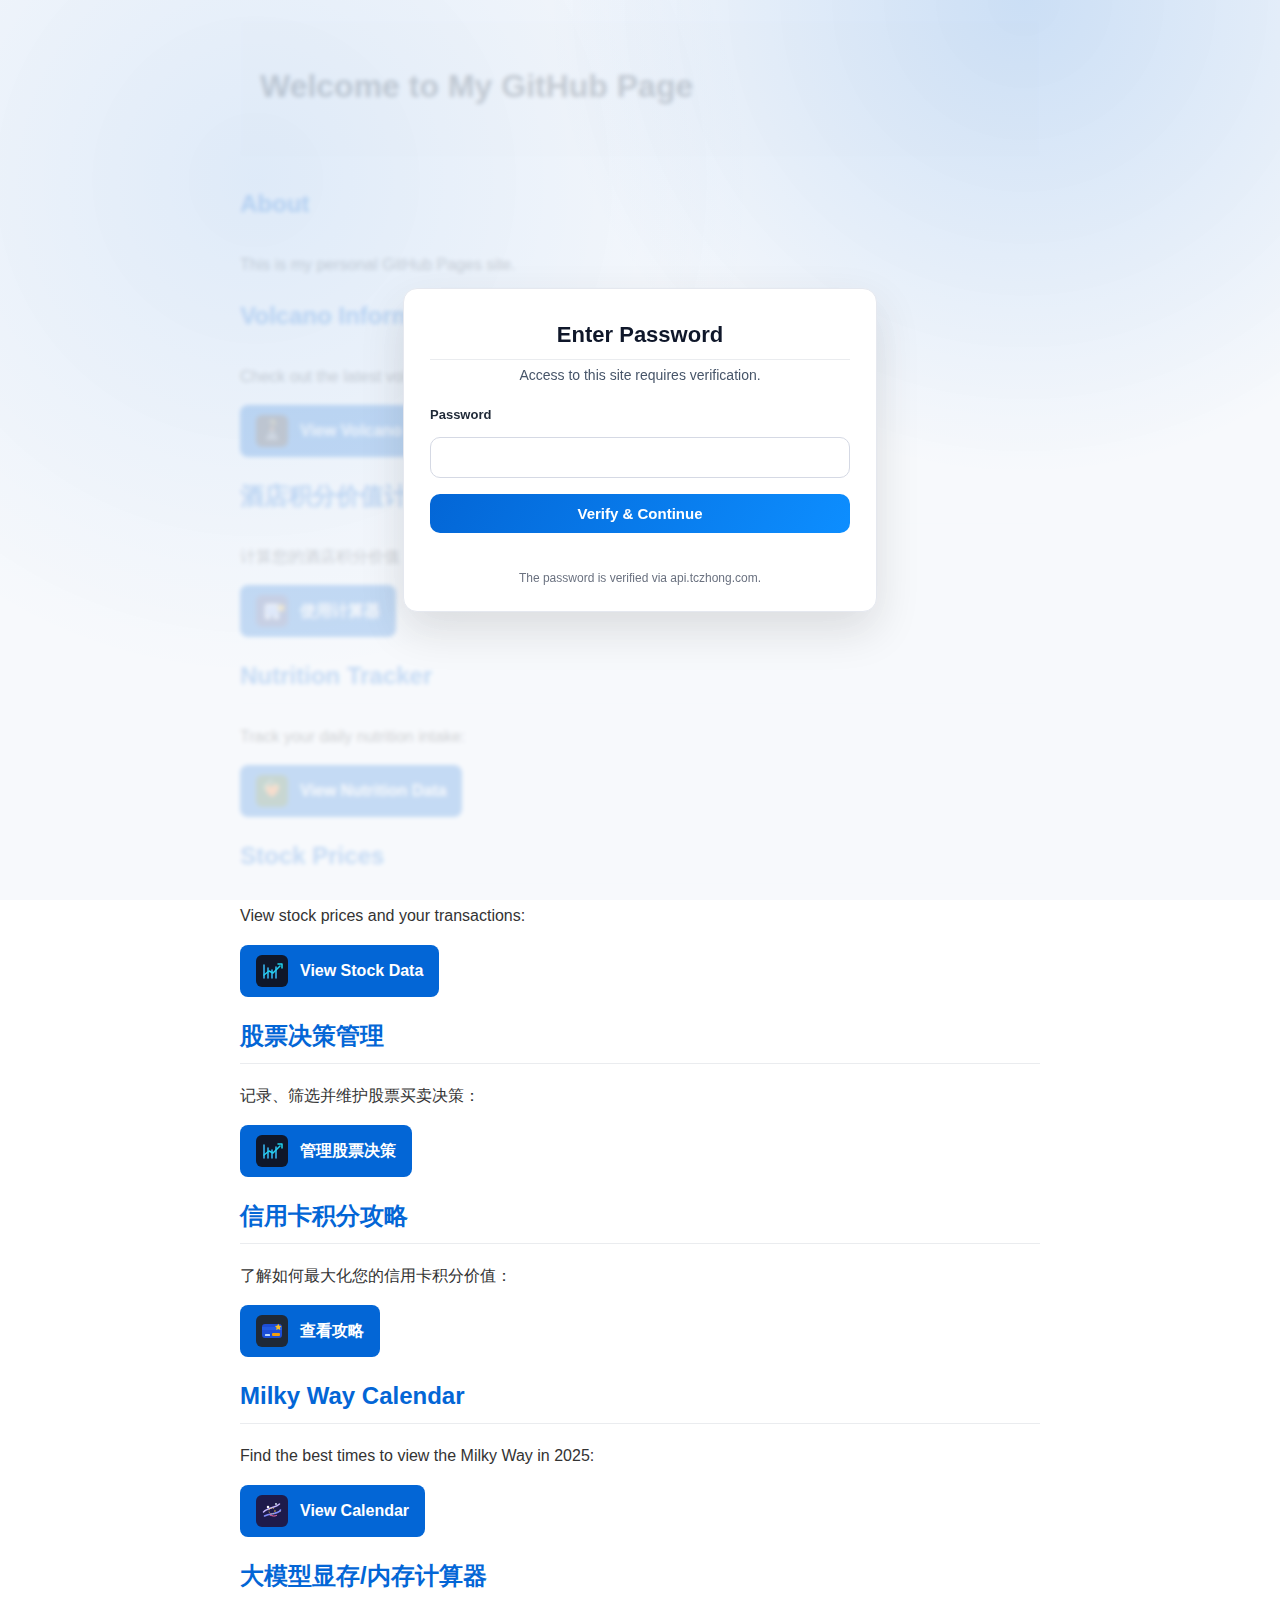
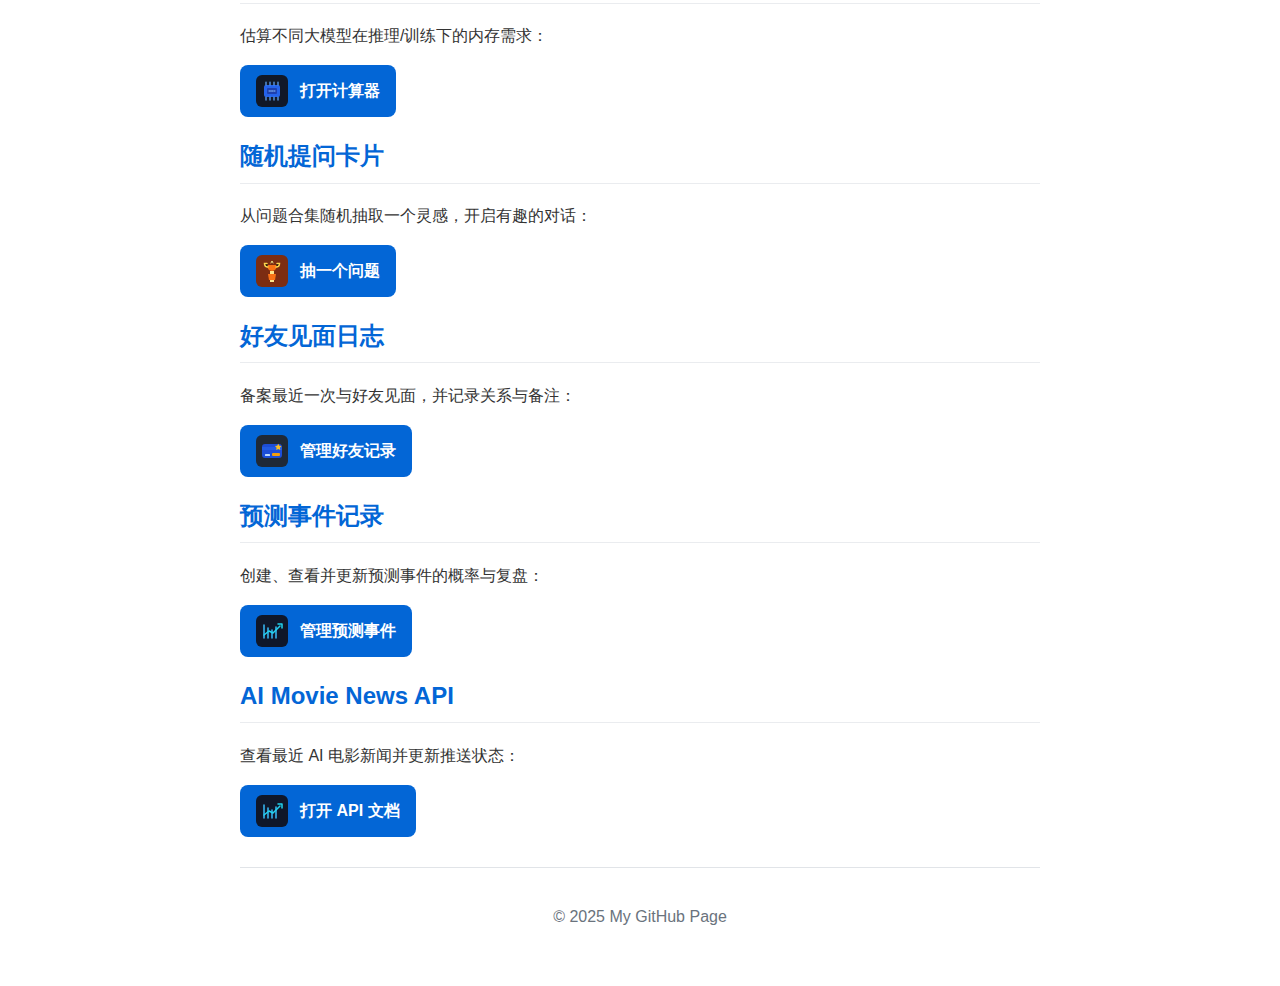
<file: index.html>
<!DOCTYPE html>
<html lang="en">
  <head>
    <meta charset="UTF-8" />
    <meta name="viewport" content="width=device-width, initial-scale=1.0" />
    <title>My GitHub Page</title>
    <link rel="icon" type="image/svg+xml" href="icons/home.svg" />
    <link rel="stylesheet" href="style.css" />
    <script src="auth.js" defer></script>
  </head>
  <body>
    <header>
      <h1>Welcome to My GitHub Page</h1>
    </header>
    <main>
      <section>
        <h2>About</h2>
        <p>This is my personal GitHub Pages site.</p>
      </section>
      <section>
        <h2>Volcano Information</h2>
        <p>Check out the latest volcano updates:</p>
        <a href="pages/volcano.html" class="button-link">
          <img src="icons/volcano.svg" alt="Volcano icon" class="link-icon" />
          <span>View Volcano Data</span>
        </a>
      </section>
      <section>
        <h2>酒店积分价值计算器</h2>
        <p>计算您的酒店积分价值：</p>
        <a href="pages/hotel-points.html" class="button-link">
          <img src="icons/hotel-points.svg" alt="Hotel points icon" class="link-icon" />
          <span>使用计算器</span>
        </a>
      </section>
      <section>
        <h2>Nutrition Tracker</h2>
        <p>Track your daily nutrition intake:</p>
        <a href="pages/nutrition.html" class="button-link">
          <img src="icons/nutrition.svg" alt="Nutrition icon" class="link-icon" />
          <span>View Nutrition Data</span>
        </a>
      </section>
      <section>
        <h2>Stock Prices</h2>
        <p>View stock prices and your transactions:</p>
        <a href="pages/stock.html" class="button-link">
          <img src="icons/stock.svg" alt="Stock data icon" class="link-icon" />
          <span>View Stock Data</span>
        </a>
      </section>
      <section>
        <h2>股票决策管理</h2>
        <p>记录、筛选并维护股票买卖决策：</p>
        <a href="pages/stock_decision.html" class="button-link">
          <img src="icons/stock.svg" alt="Stock decision icon" class="link-icon" />
          <span>管理股票决策</span>
        </a>
      </section>
      <section>
        <h2>信用卡积分攻略</h2>
        <p>了解如何最大化您的信用卡积分价值：</p>
        <a href="pages/credit.html" class="button-link">
          <img src="icons/credit.svg" alt="信用卡积分图标" class="link-icon" />
          <span>查看攻略</span>
        </a>
      </section>
      <section>
        <h2>Milky Way Calendar</h2>
        <p>Find the best times to view the Milky Way in 2025:</p>
        <a href="pages/milkway.html" class="button-link">
          <img src="icons/milkway.svg" alt="Milky Way icon" class="link-icon" />
          <span>View Calendar</span>
        </a>
      </section>
      <section>
        <h2>大模型显存/内存计算器</h2>
        <p>估算不同大模型在推理/训练下的内存需求：</p>
        <a href="pages/model_memory.html" class="button-link">
          <img src="icons/model_memory.svg" alt="模型内存图标" class="link-icon" />
          <span>打开计算器</span>
        </a>
      </section>
      <section>
        <h2>随机提问卡片</h2>
        <p>从问题合集随机抽取一个灵感，开启有趣的对话：</p>
        <a href="pages/random_question.html" class="button-link">
          <img src="icons/reward.svg" alt="聊天灵感图标" class="link-icon" />
          <span>抽一个问题</span>
        </a>
      </section>
      <section>
        <h2>好友见面日志</h2>
        <p>备案最近一次与好友见面，并记录关系与备注：</p>
        <a href="pages/friend_log.html" class="button-link">
          <img src="icons/credit.svg" alt="好友关系图标" class="link-icon" />
          <span>管理好友记录</span>
        </a>
      </section>
      <section>
        <h2>预测事件记录</h2>
        <p>创建、查看并更新预测事件的概率与复盘：</p>
        <a href="pages/prediction_event.html" class="button-link">
          <img src="icons/stock.svg" alt="预测事件图标" class="link-icon" />
          <span>管理预测事件</span>
        </a>
      </section>
      <section>
        <h2>AI Movie News API</h2>
        <p>查看最近 AI 电影新闻并更新推送状态：</p>
        <a href="pages/ai_movie_news.html" class="button-link">
          <img src="icons/stock.svg" alt="AI Movie News 图标" class="link-icon" />
          <span>打开 API 文档</span>
        </a>
      </section>
    </main>
    <footer>
      <p>&copy; 2025 My GitHub Page</p>
    </footer>
  </body>
</html>
</file>
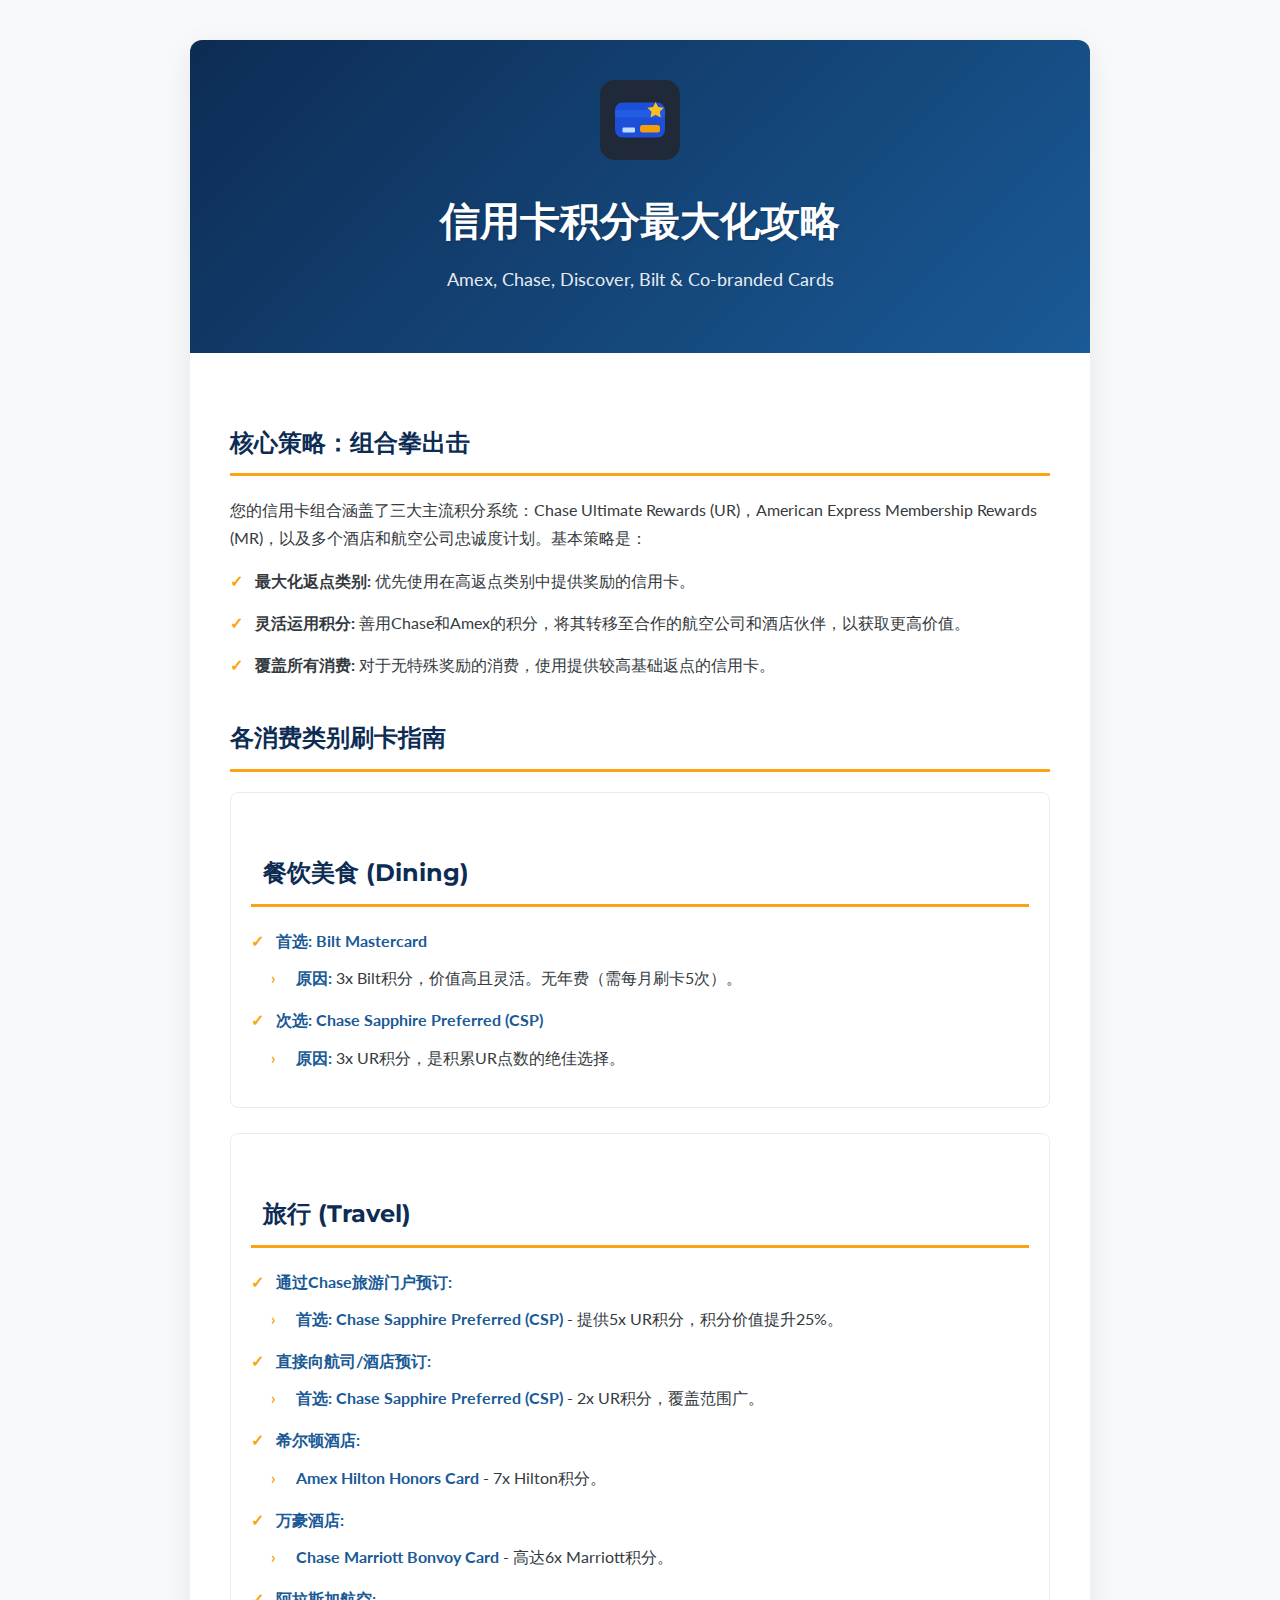
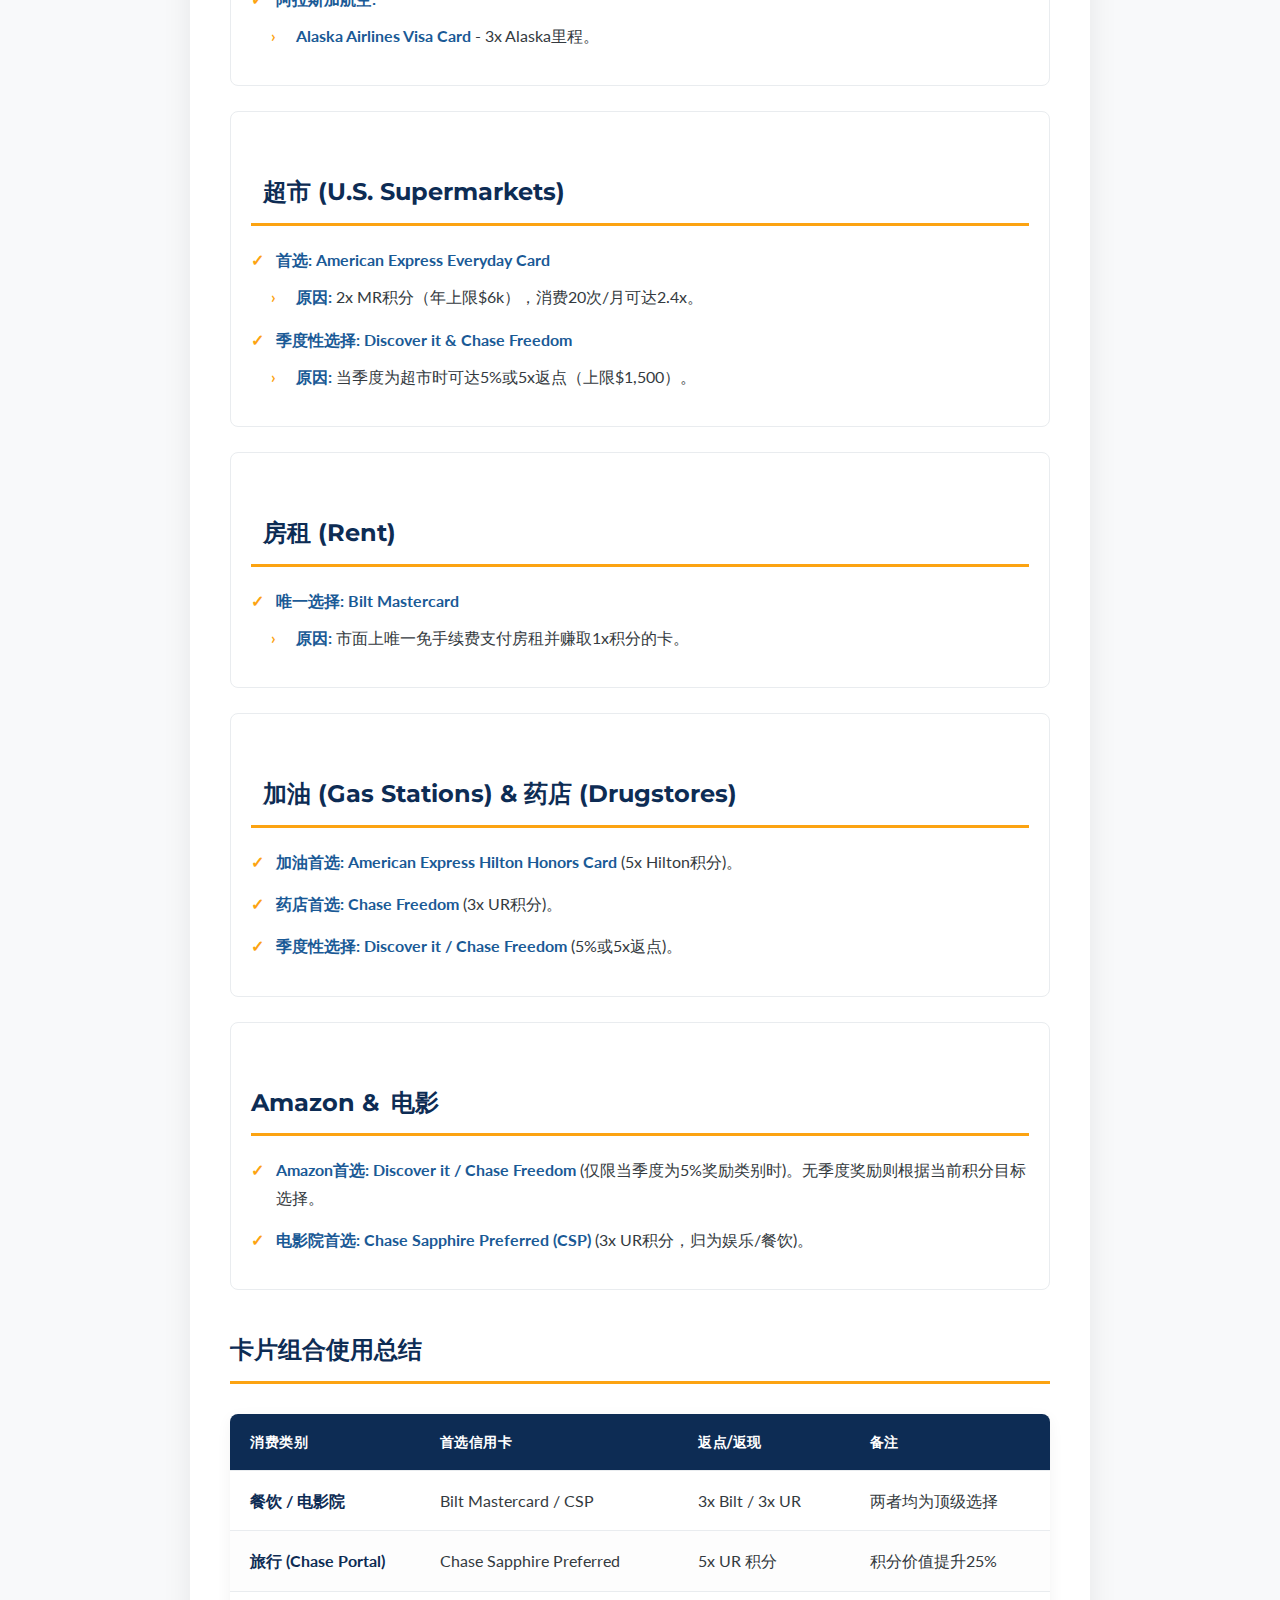
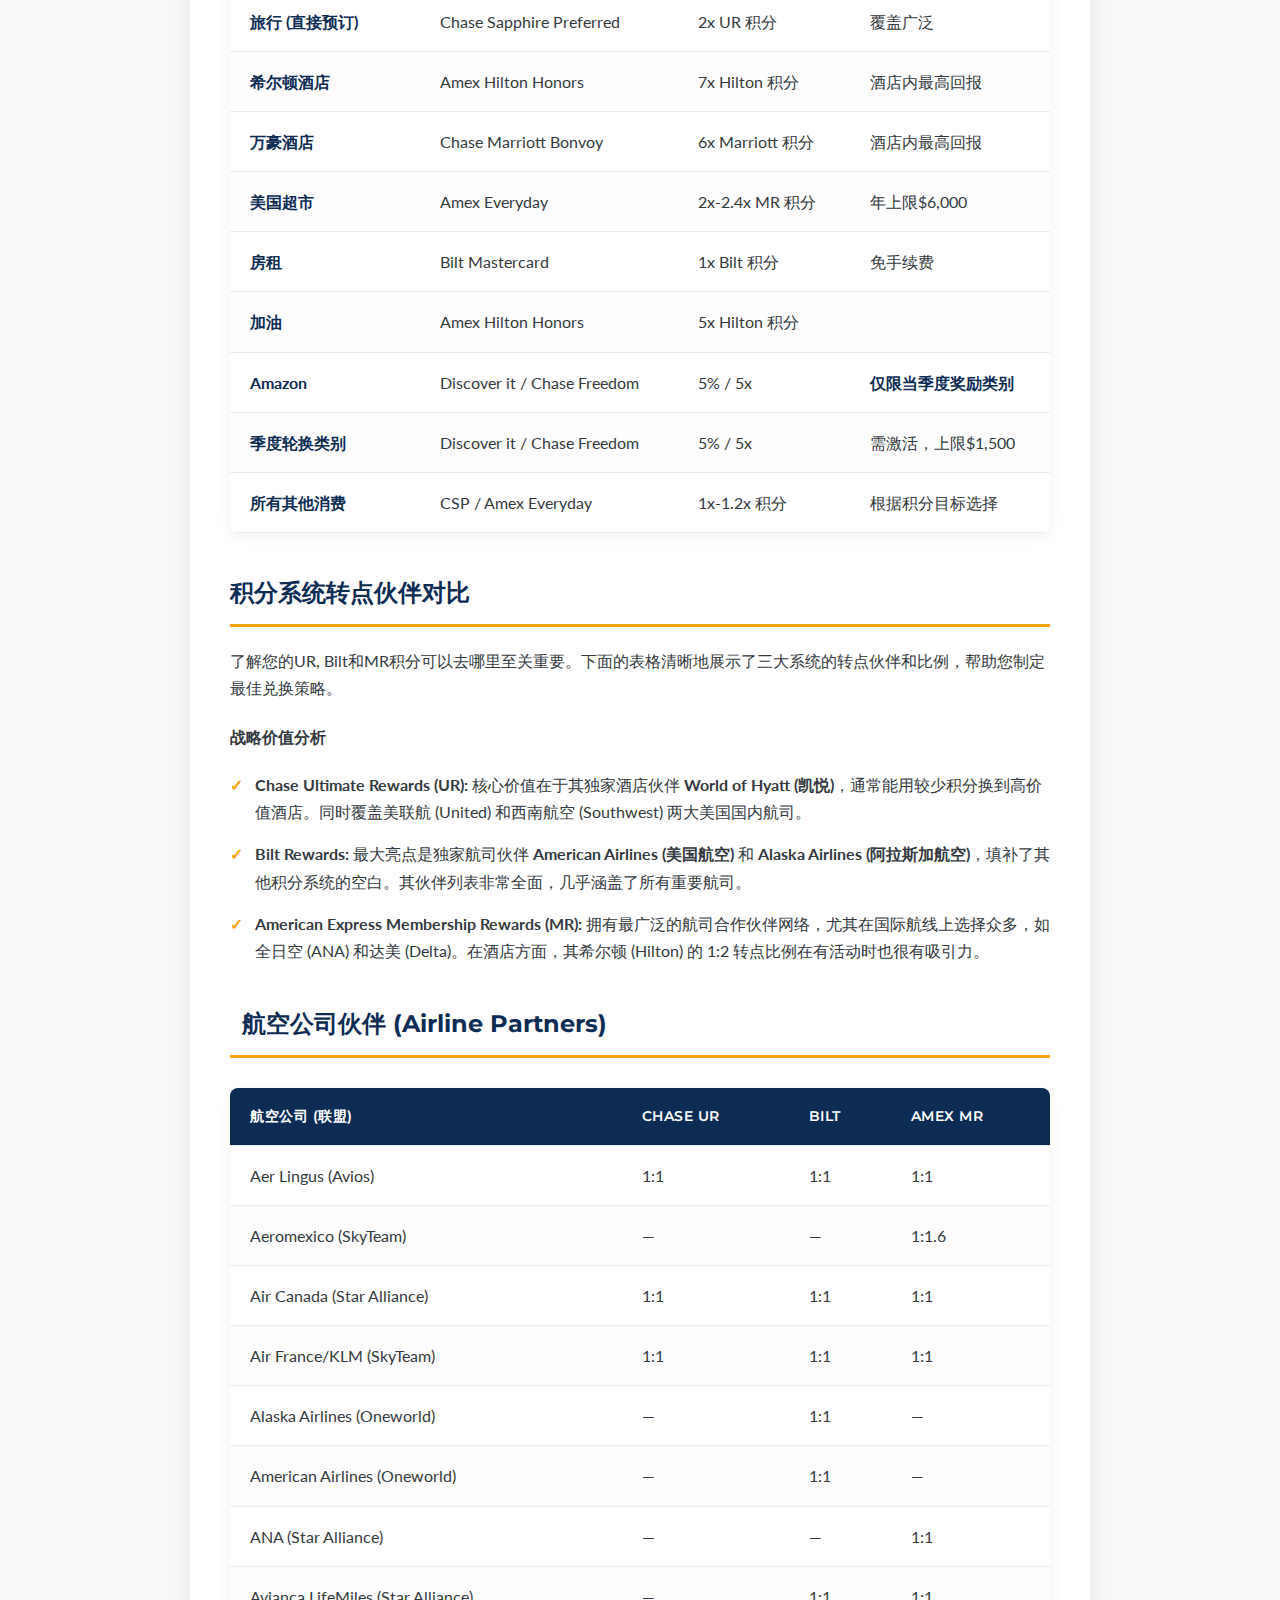
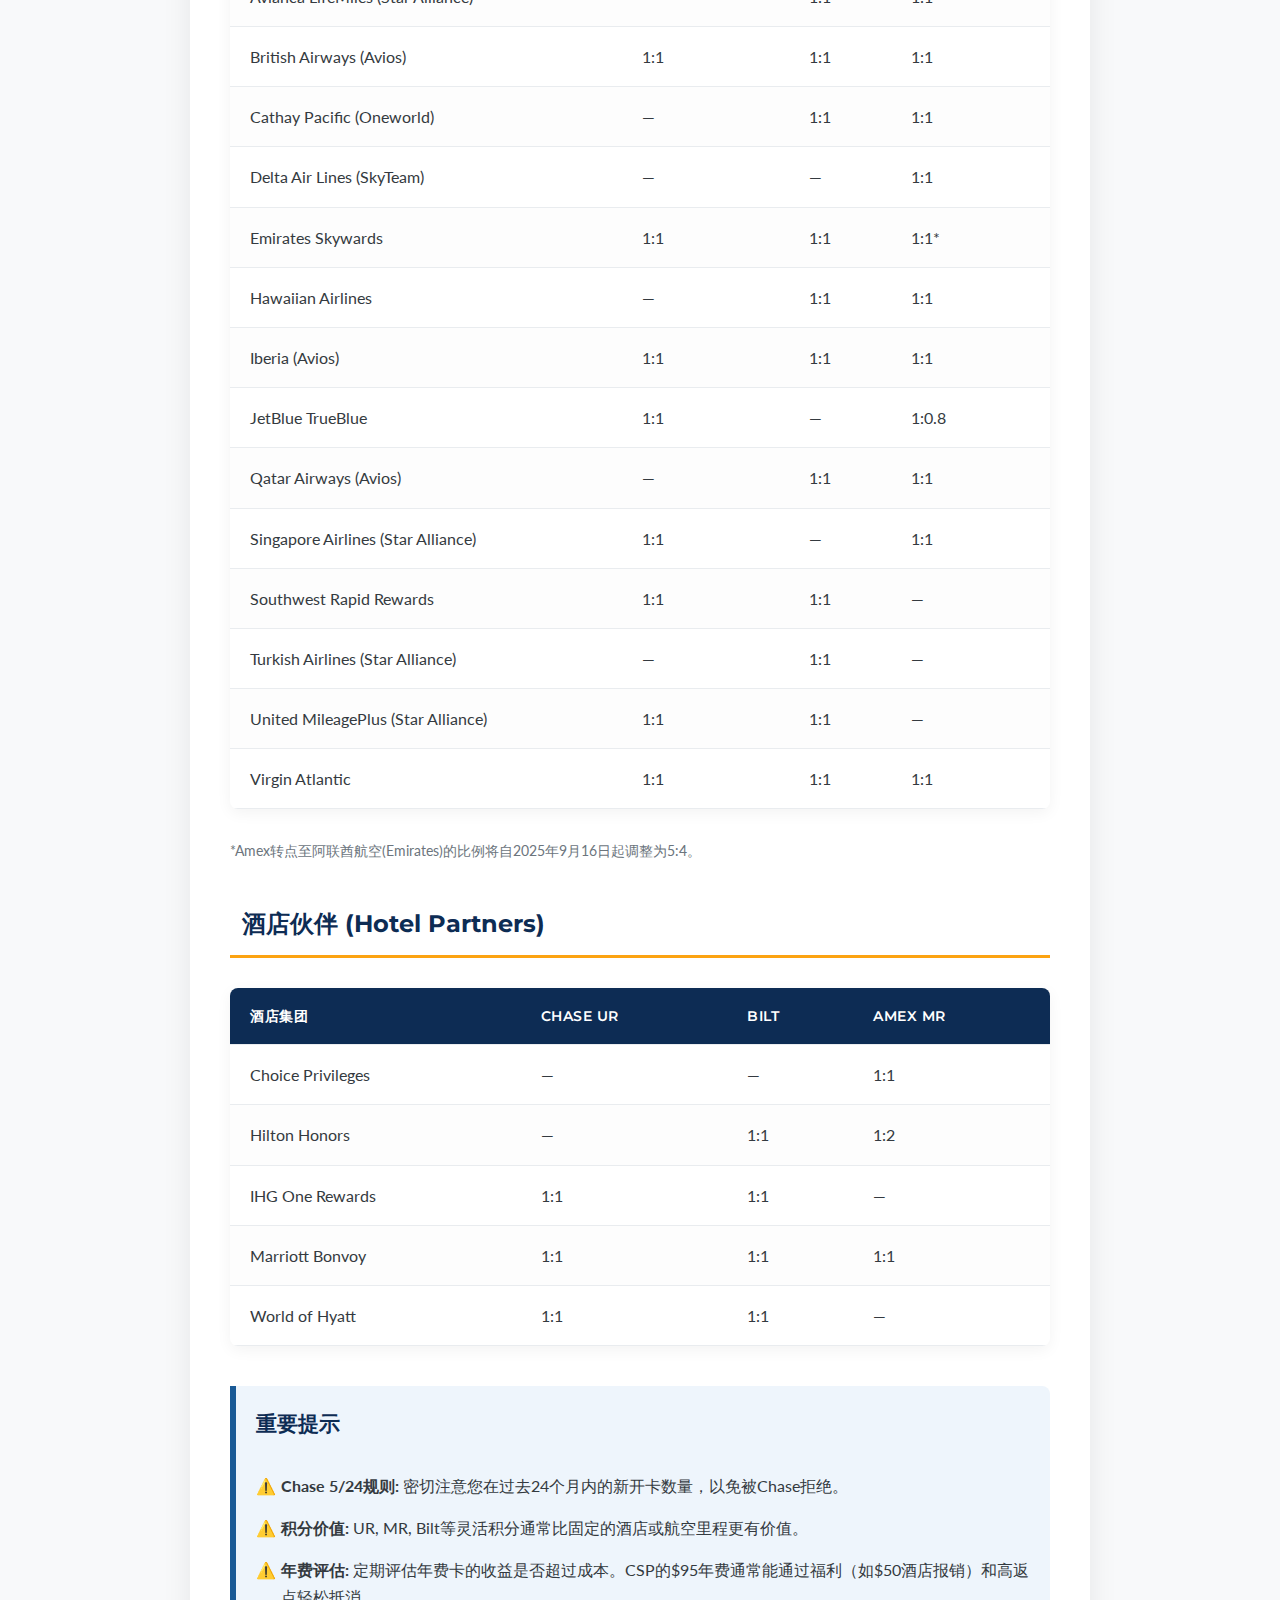
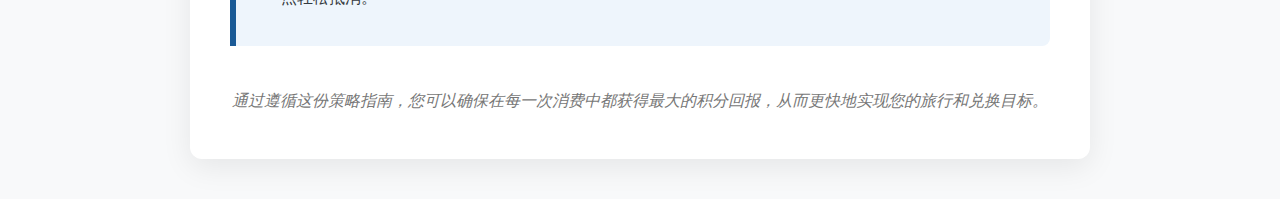
<file: pages/credit.html>
<!DOCTYPE html>
<html lang="zh">
  <head>
    <meta charset="UTF-8" />
    <meta name="viewport" content="width=device-width, initial-scale=1.0" />
    <title>信用卡积分攻略 | 视觉增强版</title>
    <link rel="preconnect" href="https://fonts.googleapis.com" />
    <link rel="preconnect" href="https://fonts.gstatic.com" crossorigin />
    <link
      href="https://fonts.googleapis.com/css2?family=Lato:wght@400;700&family=Montserrat:wght@600;700&display=swap"
      rel="stylesheet"
    />
    <link
      rel="stylesheet"
      href="https://cdnjs.cloudflare.com/ajax/libs/font-awesome/6.5.2/css/all.min.css"
      integrity="sha512-SnH5WK+bZxgPHs44uWIX+LLJAJ9/2PkPKZ5QiAj6Ta86w+fsb2TkcmfRyVX3pBnMFcV7oQPJkl9QevSCWr3W6A=="
      crossorigin="anonymous"
      referrerpolicy="no-referrer"
    />
    <style>
      :root {
        --primary-color: #0d2c54;
        --secondary-color: #1a5a96;
        --accent-color: #fca311;
        --light-gray: #f8f9fa;
        --text-color: #343a40;
        --border-color: #e9ecef;
      }

      body {
        font-family: "Lato", sans-serif;
        line-height: 1.7;
        color: var(--text-color);
        background-color: var(--light-gray);
        margin: 0;
        padding: 20px 0;
      }

      .container {
        max-width: 900px;
        margin: 20px auto;
        background-color: #ffffff;
        border-radius: 12px;
        box-shadow: 0 8px 30px rgba(0, 0, 0, 0.08);
        overflow: hidden;
      }

      .header {
        background: linear-gradient(
          135deg,
          var(--primary-color),
          var(--secondary-color)
        );
        color: #ffffff;
        padding: 40px 40px;
        text-align: center;
      }

      .header-icon {
        width: 80px;
        height: 80px;
        display: inline-block;
        margin-bottom: 20px;
      }

      .header h1 {
        font-family: "Montserrat", sans-serif;
        font-size: 2.5em;
        margin: 0;
        text-shadow: 1px 1px 3px rgba(0, 0, 0, 0.2);
      }

      .header p {
        font-size: 1.1em;
        opacity: 0.9;
        margin-top: 10px;
      }

      .content {
        padding: 30px 40px;
      }

      h2,
      h3 {
        font-family: "Montserrat", sans-serif;
        color: var(--primary-color);
        border-bottom: 3px solid var(--accent-color);
        padding-bottom: 10px;
        margin-top: 40px;
        margin-bottom: 20px;
      }

      h3 {
        font-size: 1.5em;
        display: flex;
        align-items: center;
      }

      h3 .fa-solid {
        color: var(--secondary-color);
        margin-right: 12px;
        font-size: 1.2em;
      }

      .category-card {
        background-color: #fff;
        border: 1px solid var(--border-color);
        border-radius: 8px;
        padding: 20px;
        margin-bottom: 25px;
        transition: box-shadow 0.3s ease, transform 0.3s ease;
      }

      .category-card:hover {
        box-shadow: 0 10px 25px rgba(0, 0, 0, 0.1);
        transform: translateY(-5px);
      }

      .category-card strong {
        color: var(--secondary-color);
      }

      ul {
        padding-left: 25px;
        list-style: none;
      }

      li {
        margin-bottom: 15px;
        position: relative;
      }

      ul li::before {
        content: "✓";
        position: absolute;
        left: -25px;
        color: var(--accent-color);
        font-weight: bold;
      }

      ul ul {
        margin-top: 10px;
        padding-left: 20px;
      }

      ul ul li::before {
        content: "›";
        font-weight: bold;
      }

      table {
        width: 100%;
        border-collapse: collapse;
        margin: 30px 0;
        box-shadow: 0 4px 15px rgba(0, 0, 0, 0.05);
        border-radius: 8px;
        overflow: hidden;
      }

      th,
      td {
        padding: 16px 20px;
        text-align: left;
        border-bottom: 1px solid var(--border-color);
      }

      thead th {
        background-color: var(--primary-color);
        color: #ffffff;
        font-family: "Montserrat", sans-serif;
        font-weight: 600;
        text-transform: uppercase;
        font-size: 0.9em;
        letter-spacing: 0.5px;
      }

      tbody tr:nth-child(even) {
        background-color: #fdfdfd;
      }

      tbody tr:hover {
        background-color: #f1f6fb;
      }

      td strong {
        color: var(--primary-color);
      }

      .note {
        background-color: #eef5fc;
        border-left: 6px solid var(--secondary-color);
        padding: 20px;
        margin: 40px 0;
        border-radius: 0 8px 8px 0;
      }

      .note h3 {
        border-bottom: none;
        margin-top: 0;
        color: var(--primary-color);
        font-size: 1.3em;
      }

      .note ul li::before {
        content: "⚠️";
      }
    </style>
  </head>
  <body>
    <div class="container">
      <header class="header">
        <img
          src="../icons/credit.svg"
          alt="信用卡积分图标"
          class="header-icon"
        />
        <h1>信用卡积分最大化攻略</h1>
        <p>Amex, Chase, Discover, Bilt & Co-branded Cards</p>
      </header>

      <div class="content">
        <h2><i class="fa-solid fa-bullseye"></i> 核心策略：组合拳出击</h2>
        <p>
          您的信用卡组合涵盖了三大主流积分系统：Chase Ultimate Rewards
          (UR)，American Express Membership Rewards
          (MR)，以及多个酒店和航空公司忠诚度计划。基本策略是：
        </p>
        <ul>
          <li>
            <strong>最大化返点类别:</strong>
            优先使用在高返点类别中提供奖励的信用卡。
          </li>
          <li>
            <strong>灵活运用积分:</strong>
            善用Chase和Amex的积分，将其转移至合作的航空公司和酒店伙伴，以获取更高价值。
          </li>
          <li>
            <strong>覆盖所有消费:</strong>
            对于无特殊奖励的消费，使用提供较高基础返点的信用卡。
          </li>
        </ul>

        <h2><i class="fa-solid fa-list-check"></i> 各消费类别刷卡指南</h2>

        <div class="category-card">
          <h3><i class="fa-solid fa-utensils"></i>餐饮美食 (Dining)</h3>
          <ul>
            <li>
              <strong>首选:</strong> <strong>Bilt Mastercard</strong>
              <ul>
                <li>
                  <strong>原因:</strong> 3x
                  Bilt积分，价值高且灵活。无年费（需每月刷卡5次）。
                </li>
              </ul>
            </li>
            <li>
              <strong>次选:</strong>
              <strong>Chase Sapphire Preferred (CSP)</strong>
              <ul>
                <li>
                  <strong>原因:</strong> 3x UR积分，是积累UR点数的绝佳选择。
                </li>
              </ul>
            </li>
          </ul>
        </div>

        <div class="category-card">
          <h3><i class="fa-solid fa-plane-departure"></i>旅行 (Travel)</h3>
          <ul>
            <li>
              <strong>通过Chase旅游门户预订:</strong>
              <ul>
                <li>
                  <strong>首选: Chase Sapphire Preferred (CSP)</strong> - 提供5x
                  UR积分，积分价值提升25%。
                </li>
              </ul>
            </li>
            <li>
              <strong>直接向航司/酒店预订:</strong>
              <ul>
                <li>
                  <strong>首选: Chase Sapphire Preferred (CSP)</strong> - 2x
                  UR积分，覆盖范围广。
                </li>
              </ul>
            </li>
            <li>
              <strong>希尔顿酒店:</strong>
              <ul>
                <li>
                  <strong>Amex Hilton Honors Card</strong> - 7x Hilton积分。
                </li>
              </ul>
            </li>
            <li>
              <strong>万豪酒店:</strong>
              <ul>
                <li>
                  <strong>Chase Marriott Bonvoy Card</strong> - 高达6x
                  Marriott积分。
                </li>
              </ul>
            </li>
            <li>
              <strong>阿拉斯加航空:</strong>
              <ul>
                <li>
                  <strong>Alaska Airlines Visa Card</strong> - 3x Alaska里程。
                </li>
              </ul>
            </li>
          </ul>
        </div>

        <div class="category-card">
          <h3>
            <i class="fa-solid fa-cart-shopping"></i>超市 (U.S. Supermarkets)
          </h3>
          <ul>
            <li>
              <strong>首选:</strong>
              <strong>American Express Everyday Card</strong>
              <ul>
                <li>
                  <strong>原因:</strong> 2x
                  MR积分（年上限$6k），消费20次/月可达2.4x。
                </li>
              </ul>
            </li>
            <li>
              <strong>季度性选择:</strong>
              <strong>Discover it & Chase Freedom</strong>
              <ul>
                <li>
                  <strong>原因:</strong>
                  当季度为超市时可达5%或5x返点（上限$1,500）。
                </li>
              </ul>
            </li>
          </ul>
        </div>

        <div class="category-card">
          <h3><i class="fa-solid fa-house-chimney"></i>房租 (Rent)</h3>
          <ul>
            <li>
              <strong>唯一选择:</strong> <strong>Bilt Mastercard</strong>
              <ul>
                <li>
                  <strong>原因:</strong>
                  市面上唯一免手续费支付房租并赚取1x积分的卡。
                </li>
              </ul>
            </li>
          </ul>
        </div>

        <div class="category-card">
          <h3>
            <i class="fa-solid fa-gas-pump"></i>加油 (Gas Stations) & 药店
            (Drugstores)
          </h3>
          <ul>
            <li>
              <strong>加油首选:</strong>
              <strong>American Express Hilton Honors Card</strong> (5x
              Hilton积分)。
            </li>
            <li>
              <strong>药店首选:</strong> <strong>Chase Freedom</strong> (3x
              UR积分)。
            </li>
            <li>
              <strong>季度性选择:</strong>
              <strong>Discover it / Chase Freedom</strong> (5%或5x返点)。
            </li>
          </ul>
        </div>

        <div class="category-card">
          <h3>
            <i class="fa-brands fa-amazon"></i>Amazon &
            <i class="fa-solid fa-film"></i>电影
          </h3>
          <ul>
            <li>
              <strong>Amazon首选:</strong>
              <strong>Discover it / Chase Freedom</strong>
              (仅限当季度为5%奖励类别时)。无季度奖励则根据当前积分目标选择。
            </li>
            <li>
              <strong>电影院首选:</strong>
              <strong>Chase Sapphire Preferred (CSP)</strong> (3x
              UR积分，归为娱乐/餐饮)。
            </li>
          </ul>
        </div>

        <h2><i class="fa-solid fa-table-list"></i>卡片组合使用总结</h2>
        <table>
          <thead>
            <tr>
              <th>消费类别</th>
              <th>首选信用卡</th>
              <th>返点/返现</th>
              <th>备注</th>
            </tr>
          </thead>
          <tbody>
            <tr>
              <td><strong>餐饮 / 电影院</strong></td>
              <td>Bilt Mastercard / CSP</td>
              <td>3x Bilt / 3x UR</td>
              <td>两者均为顶级选择</td>
            </tr>
            <tr>
              <td><strong>旅行 (Chase Portal)</strong></td>
              <td>Chase Sapphire Preferred</td>
              <td>5x UR 积分</td>
              <td>积分价值提升25%</td>
            </tr>
            <tr>
              <td><strong>旅行 (直接预订)</strong></td>
              <td>Chase Sapphire Preferred</td>
              <td>2x UR 积分</td>
              <td>覆盖广泛</td>
            </tr>
            <tr>
              <td><strong>希尔顿酒店</strong></td>
              <td>Amex Hilton Honors</td>
              <td>7x Hilton 积分</td>
              <td>酒店内最高回报</td>
            </tr>
            <tr>
              <td><strong>万豪酒店</strong></td>
              <td>Chase Marriott Bonvoy</td>
              <td>6x Marriott 积分</td>
              <td>酒店内最高回报</td>
            </tr>
            <tr>
              <td><strong>美国超市</strong></td>
              <td>Amex Everyday</td>
              <td>2x-2.4x MR 积分</td>
              <td>年上限$6,000</td>
            </tr>
            <tr>
              <td><strong>房租</strong></td>
              <td>Bilt Mastercard</td>
              <td>1x Bilt 积分</td>
              <td>免手续费</td>
            </tr>
            <tr>
              <td><strong>加油</strong></td>
              <td>Amex Hilton Honors</td>
              <td>5x Hilton 积分</td>
              <td></td>
            </tr>
            <tr>
              <td><strong>Amazon</strong></td>
              <td>Discover it / Chase Freedom</td>
              <td>5% / 5x</td>
              <td><strong>仅限当季度奖励类别</strong></td>
            </tr>
            <tr>
              <td><strong>季度轮换类别</strong></td>
              <td>Discover it / Chase Freedom</td>
              <td>5% / 5x</td>
              <td>需激活，上限$1,500</td>
            </tr>
            <tr>
              <td><strong>所有其他消费</strong></td>
              <td>CSP / Amex Everyday</td>
              <td>1x-1.2x 积分</td>
              <td>根据积分目标选择</td>
            </tr>
          </tbody>
        </table>
        <h2><i class="fa-solid fa-shuffle"></i> 积分系统转点伙伴对比</h2>
        <p>
          了解您的UR,
          Bilt和MR积分可以去哪里至关重要。下面的表格清晰地展示了三大系统的转点伙伴和比例，帮助您制定最佳兑换策略。
        </p>

        <div class="takeaways">
          <h4>战略价值分析</h4>
          <ul>
            <li>
              <strong>Chase Ultimate Rewards (UR):</strong>
              核心价值在于其独家酒店伙伴
              <strong>World of Hyatt (凯悦)</strong
              >，通常能用较少积分换到高价值酒店。同时覆盖美联航 (United)
              和西南航空 (Southwest) 两大美国国内航司。
            </li>
            <li>
              <strong>Bilt Rewards:</strong> 最大亮点是独家航司伙伴
              <strong>American Airlines (美国航空)</strong> 和
              <strong>Alaska Airlines (阿拉斯加航空)</strong
              >，填补了其他积分系统的空白。其伙伴列表非常全面，几乎涵盖了所有重要航司。
            </li>
            <li>
              <strong>American Express Membership Rewards (MR):</strong>
              拥有最广泛的航司合作伙伴网络，尤其在国际航线上选择众多，如全日空
              (ANA) 和达美 (Delta)。在酒店方面，其希尔顿 (Hilton) 的 1:2
              转点比例在有活动时也很有吸引力。
            </li>
          </ul>
        </div>

        <h3>
          <i class="fa-solid fa-plane-up"></i> 航空公司伙伴 (Airline Partners)
        </h3>
        <table>
          <thead>
            <tr>
              <th>航空公司 (联盟)</th>
              <th><i class="fa-brands fa-cc-chase"></i> Chase UR</th>
              <th><i class="fa-solid fa-building-columns"></i> Bilt</th>
              <th><i class="fa-brands fa-cc-amex"></i> Amex MR</th>
            </tr>
          </thead>
          <tbody>
            <tr>
              <td class="partner-name">Aer Lingus (Avios)</td>
              <td class="ratio"><span class="supported">1:1</span></td>
              <td class="ratio"><span class="supported">1:1</span></td>
              <td class="ratio"><span class="supported">1:1</span></td>
            </tr>
            <tr>
              <td class="partner-name">Aeromexico (SkyTeam)</td>
              <td class="ratio"><span class="unsupported">—</span></td>
              <td class="ratio"><span class="unsupported">—</span></td>
              <td class="ratio"><span class="supported">1:1.6</span></td>
            </tr>
            <tr>
              <td class="partner-name">Air Canada (Star Alliance)</td>
              <td class="ratio"><span class="supported">1:1</span></td>
              <td class="ratio"><span class="supported">1:1</span></td>
              <td class="ratio"><span class="supported">1:1</span></td>
            </tr>
            <tr>
              <td class="partner-name">Air France/KLM (SkyTeam)</td>
              <td class="ratio"><span class="supported">1:1</span></td>
              <td class="ratio"><span class="supported">1:1</span></td>
              <td class="ratio"><span class="supported">1:1</span></td>
            </tr>
            <tr>
              <td class="partner-name">Alaska Airlines (Oneworld)</td>
              <td class="ratio"><span class="unsupported">—</span></td>
              <td class="ratio"><span class="supported">1:1</span></td>
              <td class="ratio"><span class="unsupported">—</span></td>
            </tr>
            <tr>
              <td class="partner-name">American Airlines (Oneworld)</td>
              <td class="ratio"><span class="unsupported">—</span></td>
              <td class="ratio"><span class="supported">1:1</span></td>
              <td class="ratio"><span class="unsupported">—</span></td>
            </tr>
            <tr>
              <td class="partner-name">ANA (Star Alliance)</td>
              <td class="ratio"><span class="unsupported">—</span></td>
              <td class="ratio"><span class="unsupported">—</span></td>
              <td class="ratio"><span class="supported">1:1</span></td>
            </tr>
            <tr>
              <td class="partner-name">Avianca LifeMiles (Star Alliance)</td>
              <td class="ratio"><span class="unsupported">—</span></td>
              <td class="ratio"><span class="supported">1:1</span></td>
              <td class="ratio"><span class="supported">1:1</span></td>
            </tr>
            <tr>
              <td class="partner-name">British Airways (Avios)</td>
              <td class="ratio"><span class="supported">1:1</span></td>
              <td class="ratio"><span class="supported">1:1</span></td>
              <td class="ratio"><span class="supported">1:1</span></td>
            </tr>
            <tr>
              <td class="partner-name">Cathay Pacific (Oneworld)</td>
              <td class="ratio"><span class="unsupported">—</span></td>
              <td class="ratio"><span class="supported">1:1</span></td>
              <td class="ratio"><span class="supported">1:1</span></td>
            </tr>
            <tr>
              <td class="partner-name">Delta Air Lines (SkyTeam)</td>
              <td class="ratio"><span class="unsupported">—</span></td>
              <td class="ratio"><span class="unsupported">—</span></td>
              <td class="ratio"><span class="supported">1:1</span></td>
            </tr>
            <tr>
              <td class="partner-name">Emirates Skywards</td>
              <td class="ratio"><span class="supported">1:1</span></td>
              <td class="ratio"><span class="supported">1:1</span></td>
              <td class="ratio"><span class="supported">1:1*</span></td>
            </tr>
            <tr>
              <td class="partner-name">Hawaiian Airlines</td>
              <td class="ratio"><span class="unsupported">—</span></td>
              <td class="ratio"><span class="supported">1:1</span></td>
              <td class="ratio"><span class="supported">1:1</span></td>
            </tr>
            <tr>
              <td class="partner-name">Iberia (Avios)</td>
              <td class="ratio"><span class="supported">1:1</span></td>
              <td class="ratio"><span class="supported">1:1</span></td>
              <td class="ratio"><span class="supported">1:1</span></td>
            </tr>
            <tr>
              <td class="partner-name">JetBlue TrueBlue</td>
              <td class="ratio"><span class="supported">1:1</span></td>
              <td class="ratio"><span class="unsupported">—</span></td>
              <td class="ratio"><span class="supported">1:0.8</span></td>
            </tr>
            <tr>
              <td class="partner-name">Qatar Airways (Avios)</td>
              <td class="ratio"><span class="unsupported">—</span></td>
              <td class="ratio"><span class="supported">1:1</span></td>
              <td class="ratio"><span class="supported">1:1</span></td>
            </tr>
            <tr>
              <td class="partner-name">Singapore Airlines (Star Alliance)</td>
              <td class="ratio"><span class="supported">1:1</span></td>
              <td class="ratio"><span class="unsupported">—</span></td>
              <td class="ratio"><span class="supported">1:1</span></td>
            </tr>
            <tr>
              <td class="partner-name">Southwest Rapid Rewards</td>
              <td class="ratio"><span class="supported">1:1</span></td>
              <td class="ratio"><span class="supported">1:1</span></td>
              <td class="ratio"><span class="unsupported">—</span></td>
            </tr>
            <tr>
              <td class="partner-name">Turkish Airlines (Star Alliance)</td>
              <td class="ratio"><span class="unsupported">—</span></td>
              <td class="ratio"><span class="supported">1:1</span></td>
              <td class="ratio"><span class="unsupported">—</span></td>
            </tr>
            <tr>
              <td class="partner-name">United MileagePlus (Star Alliance)</td>
              <td class="ratio"><span class="supported">1:1</span></td>
              <td class="ratio"><span class="supported">1:1</span></td>
              <td class="ratio"><span class="unsupported">—</span></td>
            </tr>
            <tr>
              <td class="partner-name">Virgin Atlantic</td>
              <td class="ratio"><span class="supported">1:1</span></td>
              <td class="ratio"><span class="supported">1:1</span></td>
              <td class="ratio"><span class="supported">1:1</span></td>
            </tr>
          </tbody>
        </table>
        <p style="font-size: 0.9em; color: #6c757d">
          *Amex转点至阿联酋航空(Emirates)的比例将自2025年9月16日起调整为5:4。
        </p>

        <h3><i class="fa-solid fa-bed"></i> 酒店伙伴 (Hotel Partners)</h3>
        <table>
          <thead>
            <tr>
              <th>酒店集团</th>
              <th><i class="fa-brands fa-cc-chase"></i> Chase UR</th>
              <th><i class="fa-solid fa-building-columns"></i> Bilt</th>
              <th><i class="fa-brands fa-cc-amex"></i> Amex MR</th>
            </tr>
          </thead>
          <tbody>
            <tr>
              <td class="partner-name">Choice Privileges</td>
              <td class="ratio"><span class="unsupported">—</span></td>
              <td class="ratio"><span class="unsupported">—</span></td>
              <td class="ratio"><span class="supported">1:1</span></td>
            </tr>
            <tr>
              <td class="partner-name">Hilton Honors</td>
              <td class="ratio"><span class="unsupported">—</span></td>
              <td class="ratio"><span class="supported">1:1</span></td>
              <td class="ratio"><span class="supported">1:2</span></td>
            </tr>
            <tr>
              <td class="partner-name">IHG One Rewards</td>
              <td class="ratio"><span class="supported">1:1</span></td>
              <td class="ratio"><span class="supported">1:1</span></td>
              <td class="ratio"><span class="unsupported">—</span></td>
            </tr>
            <tr>
              <td class="partner-name">Marriott Bonvoy</td>
              <td class="ratio"><span class="supported">1:1</span></td>
              <td class="ratio"><span class="supported">1:1</span></td>
              <td class="ratio"><span class="supported">1:1</span></td>
            </tr>
            <tr>
              <td class="partner-name">World of Hyatt</td>
              <td class="ratio"><span class="supported">1:1</span></td>
              <td class="ratio"><span class="supported">1:1</span></td>
              <td class="ratio"><span class="unsupported">—</span></td>
            </tr>
          </tbody>
        </table>
        <div class="note">
          <h3>重要提示</h3>
          <ul>
            <li>
              <strong>Chase 5/24规则:</strong>
              密切注意您在过去24个月内的新开卡数量，以免被Chase拒绝。
            </li>
            <li>
              <strong>积分价值:</strong> UR, MR,
              Bilt等灵活积分通常比固定的酒店或航空里程更有价值。
            </li>
            <li>
              <strong>年费评估:</strong>
              定期评估年费卡的收益是否超过成本。CSP的$95年费通常能通过福利（如$50酒店报销）和高返点轻松抵消。
            </li>
          </ul>
        </div>

        <p
          style="
            text-align: center;
            margin-top: 40px;
            font-style: italic;
            color: #777;
          "
        >
          通过遵循这份策略指南，您可以确保在每一次消费中都获得最大的积分回报，从而更快地实现您的旅行和兑换目标。
        </p>
      </div>
    </div>
  </body>
</html>
</file>
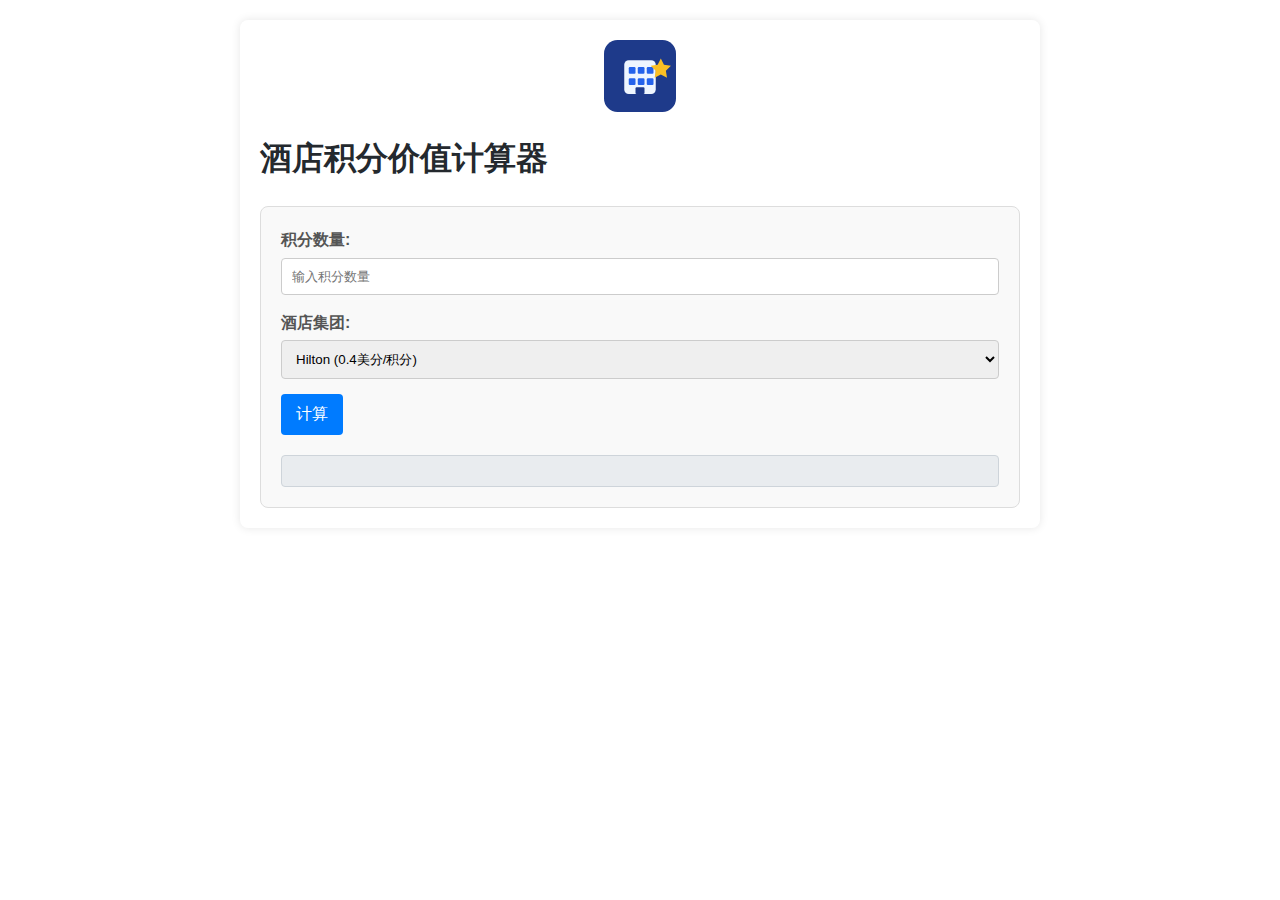
<file: pages/hotel-points.html>
<!DOCTYPE html>
<html lang="en">
  <head>
    <meta charset="UTF-8" />
    <meta name="viewport" content="width=device-width, initial-scale=1.0" />
    <title>酒店积分价值计算器</title>
    <link rel="icon" type="image/svg+xml" href="../icons/hotel-points.svg" />
    <link rel="stylesheet" href="../style.css" />
  </head>
  <body>
    <div class="container">
      <img
        src="../icons/hotel-points.svg"
        alt="酒店积分图标"
        class="page-icon"
      />
      <h1>酒店积分价值计算器</h1>

      <div class="calculator">
        <div class="input-group">
          <label for="points">积分数量:</label>
          <input type="number" id="points" placeholder="输入积分数量" />
        </div>

        <div class="input-group">
          <label for="hotel">酒店集团:</label>
          <select id="hotel">
            <option value="hilton">Hilton (0.4美分/积分)</option>
            <option value="hyatt">Hyatt (1.6美分/积分)</option>
            <option value="marriott">Marriott (0.7美分/积分)</option>
            <option value="ihg">IHG (0.5美分/积分)</option>
          </select>
        </div>

        <button onclick="calculate()">计算</button>

        <div id="result" class="result"></div>
      </div>
    </div>

    <script>
      function calculate() {
        const points = parseInt(document.getElementById("points").value);
        const hotel = document.getElementById("hotel").value;

        if (isNaN(points) || points <= 0) {
          alert("请输入有效的积分数量");
          return;
        }

        let rate;
        switch (hotel) {
          case "hilton":
            rate = 0.4;
            break;
          case "hyatt":
            rate = 1.6;
            break;
          case "marriott":
            rate = 0.7;
            break;
          case "ihg":
            rate = 0.5;
            break;
        }

        const value = ((points * rate) / 100).toFixed(2);
        document.getElementById("result").innerHTML = `
                <h3>计算结果</h3>
                <p>${points} 积分 ≈ $${value} 美元</p>
            `;
      }
    </script>
  </body>
</html>
</file>
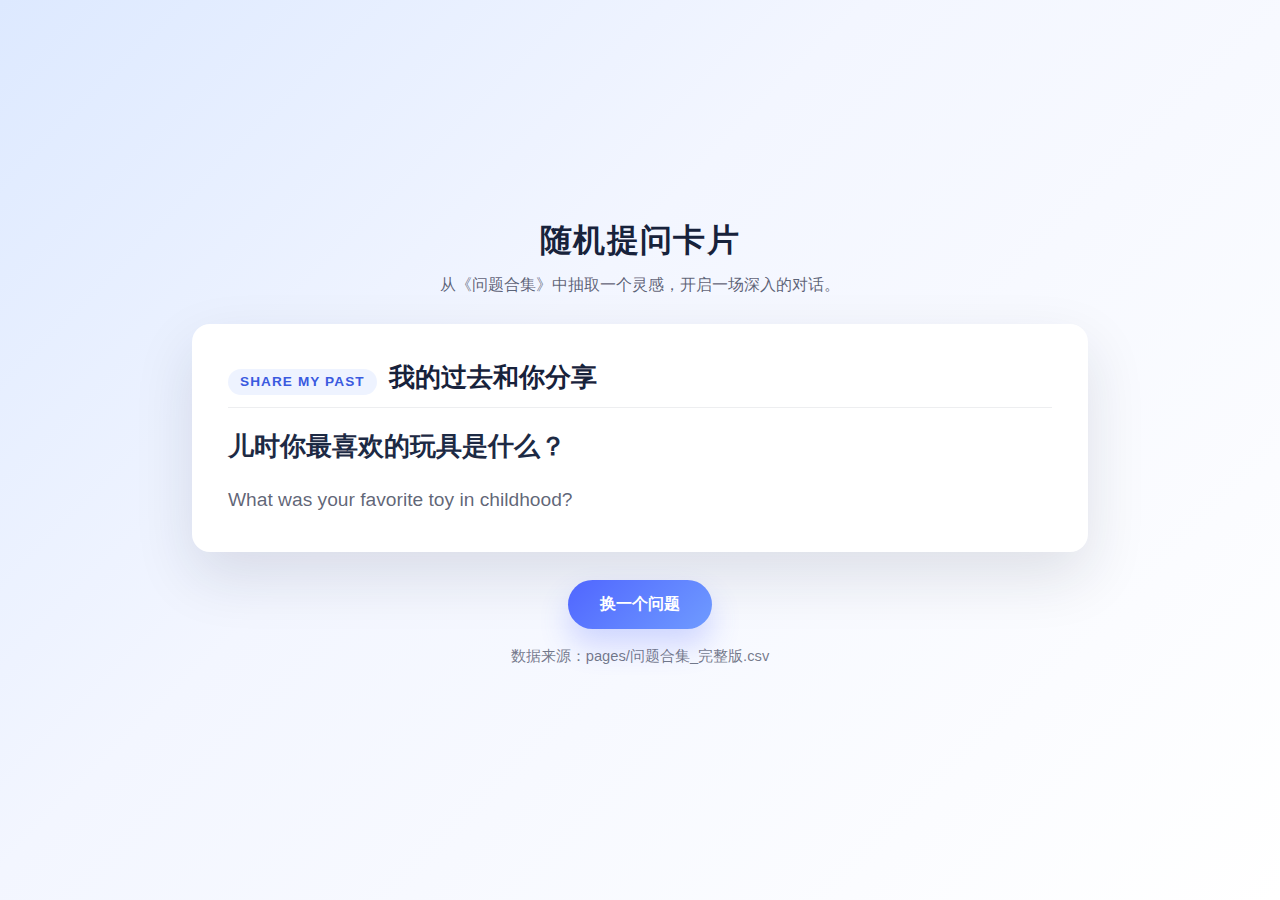
<file: pages/random_question.html>
<!DOCTYPE html>
<html lang="zh">
  <head>
    <meta charset="UTF-8" />
    <meta name="viewport" content="width=device-width, initial-scale=1.0" />
    <title>随机提问卡片</title>
    <link rel="icon" type="image/svg+xml" href="../icons/home.svg" />
    <style>
      :root {
        color-scheme: light dark;
      }

      body {
        font-family: "Helvetica Neue", Arial, sans-serif;
        margin: 0;
        min-height: 100vh;
        display: flex;
        align-items: center;
        justify-content: center;
        background: linear-gradient(135deg, #dde9ff 0%, #f3f6ff 40%, #fff 100%);
        color: #17223b;
      }

      .app {
        width: min(92vw, 960px);
        padding: 32px;
        box-sizing: border-box;
      }

      header {
        text-align: center;
        margin-bottom: 28px;
      }

      header h1 {
        margin: 0 0 12px;
        font-size: clamp(1.8rem, 2.5vw, 2.4rem);
        font-weight: 700;
        letter-spacing: 0.04em;
      }

      header p {
        margin: 0;
        color: rgba(23, 34, 59, 0.7);
        font-size: 1rem;
      }

      .card {
        background: #ffffff;
        border-radius: 18px;
        box-shadow: 0 24px 60px rgba(23, 34, 59, 0.12);
        padding: clamp(24px, 3vw, 36px);
        display: flex;
        flex-direction: column;
        gap: 18px;
        transition: transform 0.2s ease, box-shadow 0.2s ease;
      }

      .card:hover {
        transform: translateY(-4px);
        box-shadow: 0 26px 70px rgba(23, 34, 59, 0.16);
      }

      .topic {
        display: flex;
        align-items: baseline;
        gap: 0.75rem;
        border-bottom: 1px solid rgba(23, 34, 59, 0.08);
        padding-bottom: 0.75rem;
      }

      .topic span {
        display: inline-flex;
        align-items: center;
        justify-content: center;
        padding: 0.35rem 0.75rem;
        border-radius: 999px;
        background: rgba(93, 135, 255, 0.1);
        color: #3a5adf;
        font-size: 0.85rem;
        font-weight: 600;
        text-transform: uppercase;
        letter-spacing: 0.08em;
      }

      .topic h2 {
        margin: 0;
        font-size: clamp(1.3rem, 2vw, 1.6rem);
        font-weight: 600;
        color: #17223b;
      }

      .question-cn {
        font-size: clamp(1.2rem, 2.2vw, 1.6rem);
        line-height: 1.6;
        font-weight: 600;
        color: #1d2a44;
      }

      .question-en {
        font-size: clamp(1rem, 1.8vw, 1.2rem);
        color: rgba(23, 34, 59, 0.7);
        line-height: 1.6;
      }

      .substitutions {
        display: flex;
        flex-direction: column;
        gap: 6px;
        margin-top: 4px;
      }

      .substitutions strong {
        font-size: 0.95rem;
        color: rgba(23, 34, 59, 0.8);
      }

      .chips {
        display: flex;
        flex-wrap: wrap;
        gap: 8px;
      }

      .chip {
        background: rgba(23, 34, 59, 0.08);
        color: #17223b;
        border-radius: 999px;
        padding: 6px 14px;
        font-size: 0.88rem;
        font-weight: 500;
        letter-spacing: 0.01em;
      }

      .actions {
        display: flex;
        justify-content: center;
        margin-top: 28px;
      }

      button {
        cursor: pointer;
        border: none;
        border-radius: 999px;
        background: linear-gradient(135deg, #5066ff, #6f9bff);
        color: #ffffff;
        font-size: 1rem;
        font-weight: 600;
        padding: 14px 32px;
        box-shadow: 0 16px 30px rgba(80, 102, 255, 0.24);
        transition: transform 0.2s ease, box-shadow 0.2s ease;
      }

      button:hover {
        transform: translateY(-2px);
        box-shadow: 0 18px 38px rgba(80, 102, 255, 0.3);
      }

      button:active {
        transform: translateY(0);
        box-shadow: 0 10px 18px rgba(80, 102, 255, 0.24);
      }

      .notice {
        text-align: center;
        color: rgba(23, 34, 59, 0.6);
        font-size: 0.92rem;
        margin-top: 18px;
      }

      .error {
        text-align: center;
        color: #d03752;
        font-weight: 600;
        margin-top: 20px;
      }

      @media (max-width: 600px) {
        .app {
          padding: 24px 18px;
        }

        .card {
          border-radius: 16px;
        }

        .topic {
          flex-direction: column;
          align-items: flex-start;
          gap: 0.5rem;
        }
      }
    </style>
  </head>
  <body>
    <div class="app">
      <header>
        <h1>随机提问卡片</h1>
        <p>从《问题合集》中抽取一个灵感，开启一场深入的对话。</p>
      </header>

      <main id="card" class="card" aria-live="polite">
        <div class="topic">
          <span>LOADING</span>
          <h2>正在为你挑选一个新问题...</h2>
        </div>
        <div class="question-cn">请稍候，问题加载中。</div>
        <div class="question-en"></div>
        <div class="substitutions"></div>
      </main>

      <div class="actions">
        <button type="button" id="refresh-btn">换一个问题</button>
      </div>
      <p class="notice">数据来源：pages/问题合集_完整版.csv</p>
      <p id="error" class="error" hidden></p>
    </div>

    <script>
      const csvPath = "question.csv";
      const card = document.getElementById("card");
      const refreshBtn = document.getElementById("refresh-btn");
      const errorBox = document.getElementById("error");
      let questions = [];

      async function loadQuestions() {
        try {
          const response = await fetch(csvPath);
          if (!response.ok) {
            throw new Error(
              `读取文件失败：${response.status} ${response.statusText}`
            );
          }
          const rawText = await response.text();
          const parsed = parseCSV(rawText);
          const [header, ...rows] = parsed;

          const mapped = rows
            .map((row) => ({
              topicCN: row[0]?.trim() ?? "",
              topicEN: row[1]?.trim() ?? "",
              questionCN: row[2]?.trim() ?? "",
              questionEN: row[3]?.trim() ?? "",
              substitutionsCN: row[4]?.trim() ?? "",
              substitutionsEN: row[5]?.trim() ?? "",
            }))
            .filter((entry) => entry.questionCN || entry.questionEN);

          if (!mapped.length) {
            throw new Error("CSV 文件中未找到有效的问题数据。");
          }

          questions = mapped;
          showRandomQuestion();
        } catch (err) {
          displayError(err.message);
        }
      }

      function parseCSV(source) {
        const text = source.replace(/^\uFEFF/, "");
        const rows = [];
        let current = [];
        let value = "";
        let inQuotes = false;

        for (let i = 0; i < text.length; i += 1) {
          const char = text[i];
          const nextChar = text[i + 1];

          if (char === '"') {
            if (inQuotes && nextChar === '"') {
              value += '"';
              i += 1;
            } else {
              inQuotes = !inQuotes;
            }
          } else if (char === "," && !inQuotes) {
            current.push(value);
            value = "";
          } else if ((char === "\n" || char === "\r") && !inQuotes) {
            if (char === "\r" && nextChar === "\n") {
              i += 1;
            }
            current.push(value);
            rows.push(current);
            current = [];
            value = "";
          } else {
            value += char;
          }
        }

        if (value || current.length) {
          current.push(value);
          rows.push(current);
        }

        return rows.filter((row) =>
          row.some((cell) => (cell || "").trim().length > 0)
        );
      }

      function showRandomQuestion() {
        if (!questions.length) {
          displayError("当前没有可用的问题可以展示。");
          return;
        }

        hideError();
        const randomIndex = Math.floor(Math.random() * questions.length);
        const data = questions[randomIndex];

        renderCard(data);
      }

      function renderCard(data) {
        const substitutionsCN = splitSubstitutions(data.substitutionsCN, "、");
        const substitutionsEN = splitSubstitutions(data.substitutionsEN, ",");
        const substitutionBlocks = [];

        if (substitutionsCN.length) {
          substitutionBlocks.push(
            `<div>
              <strong>联想词</strong>
              <div class="chips">${substitutionsCN
                .map((item) => `<span class="chip">${item}</span>`)
                .join("")}</div>
            </div>`
          );
        }

        if (substitutionsEN.length) {
          substitutionBlocks.push(
            `<div>
              <strong>Substitutions</strong>
              <div class="chips">${substitutionsEN
                .map((item) => `<span class="chip">${item}</span>`)
                .join("")}</div>
            </div>`
          );
        }

        card.innerHTML = `
          <div class="topic">
            <span>${data.topicEN || "TOPIC"}</span>
            <h2>${data.topicCN || "主题未提供"}</h2>
          </div>
          <div class="question-cn">${
            data.questionCN || "（暂无中文问题）"
          }</div>
          <div class="question-en">${data.questionEN || ""}</div>
          ${
            substitutionBlocks.length
              ? `<div class="substitutions">${substitutionBlocks.join(
                  ""
                )}</div>`
              : ""
          }
        `;
      }

      function splitSubstitutions(raw, delimiter) {
        if (!raw) return [];
        return raw
          .split(delimiter)
          .map((item) => item.replace(/["']/g, "").trim())
          .filter(Boolean);
      }

      function displayError(message) {
        errorBox.textContent = message;
        errorBox.hidden = false;
        card.setAttribute("aria-busy", "false");
      }

      function hideError() {
        errorBox.hidden = true;
        errorBox.textContent = "";
        card.removeAttribute("aria-busy");
      }

      refreshBtn.addEventListener("click", showRandomQuestion);
      loadQuestions();
    </script>
  </body>
</html>
</file>
<file: style.css>
body {
  font-family: Arial, sans-serif;
  line-height: 1.6;
  margin: 0;
  padding: 0;
  color: #333;
  max-width: 800px;
  margin: 0 auto;
  padding: 20px;
}

header {
  background-color: #f8f9fa;
  padding: 20px;
  margin-bottom: 30px;
  border-bottom: 1px solid #e1e4e8;
}

h1 {
  color: #24292e;
}

h2 {
  color: #0366d6;
  border-bottom: 1px solid #eaecef;
  padding-bottom: 0.3em;
}

.button-link {
  display: inline-flex;
  align-items: center;
  gap: 0.75rem;
  background-color: #0366d6;
  color: #ffffff;
  text-decoration: none;
  padding: 10px 16px;
  border-radius: 8px;
  font-weight: 600;
  transition: background-color 0.2s ease, transform 0.2s ease;
}

.button-link:hover {
  background-color: #024c9d;
  transform: translateY(-1px);
}

.button-link .link-icon {
  width: 32px;
  height: 32px;
  flex-shrink: 0;
}

.page-icon {
  width: 72px;
  height: 72px;
  display: block;
  margin: 0 auto 16px auto;
}

footer {
  margin-top: 30px;
  padding: 20px;
  text-align: center;
  color: #6a737d;
  border-top: 1px solid #e1e4e8;
}

/* Hotel Points Calculator Styles */
.container {
  background-color: #fff;
  padding: 20px;
  border-radius: 8px;
  box-shadow: 0 0 10px rgba(0, 0, 0, 0.1);
}

.calculator {
  background-color: #f9f9f9;
  padding: 20px;
  border-radius: 8px;
  border: 1px solid #ddd;
  margin-top: 20px;
}

.input-group {
  margin-bottom: 15px;
}

.input-group label {
  display: block;
  margin-bottom: 5px;
  color: #555;
  font-weight: bold;
}

.input-group input[type="number"],
.input-group select {
  width: 100%;
  padding: 10px;
  border: 1px solid #ccc;
  border-radius: 4px;
  box-sizing: border-box; /* Ensures padding doesn't affect width */
}

button {
  background-color: #007bff;
  color: white;
  padding: 10px 15px;
  border: none;
  border-radius: 4px;
  cursor: pointer;
  font-size: 16px;
  transition: background-color 0.3s ease;
}

button:hover {
  background-color: #0056b3;
}

.result {
  margin-top: 20px;
  padding: 15px;
  background-color: #e9ecef;
  border: 1px solid #ced4da;
  border-radius: 4px;
}

.result h3 {
  margin-top: 0;
  color: #007bff;
}

.result p {
  font-size: 1.1em;
  color: #333;
}
</file>
